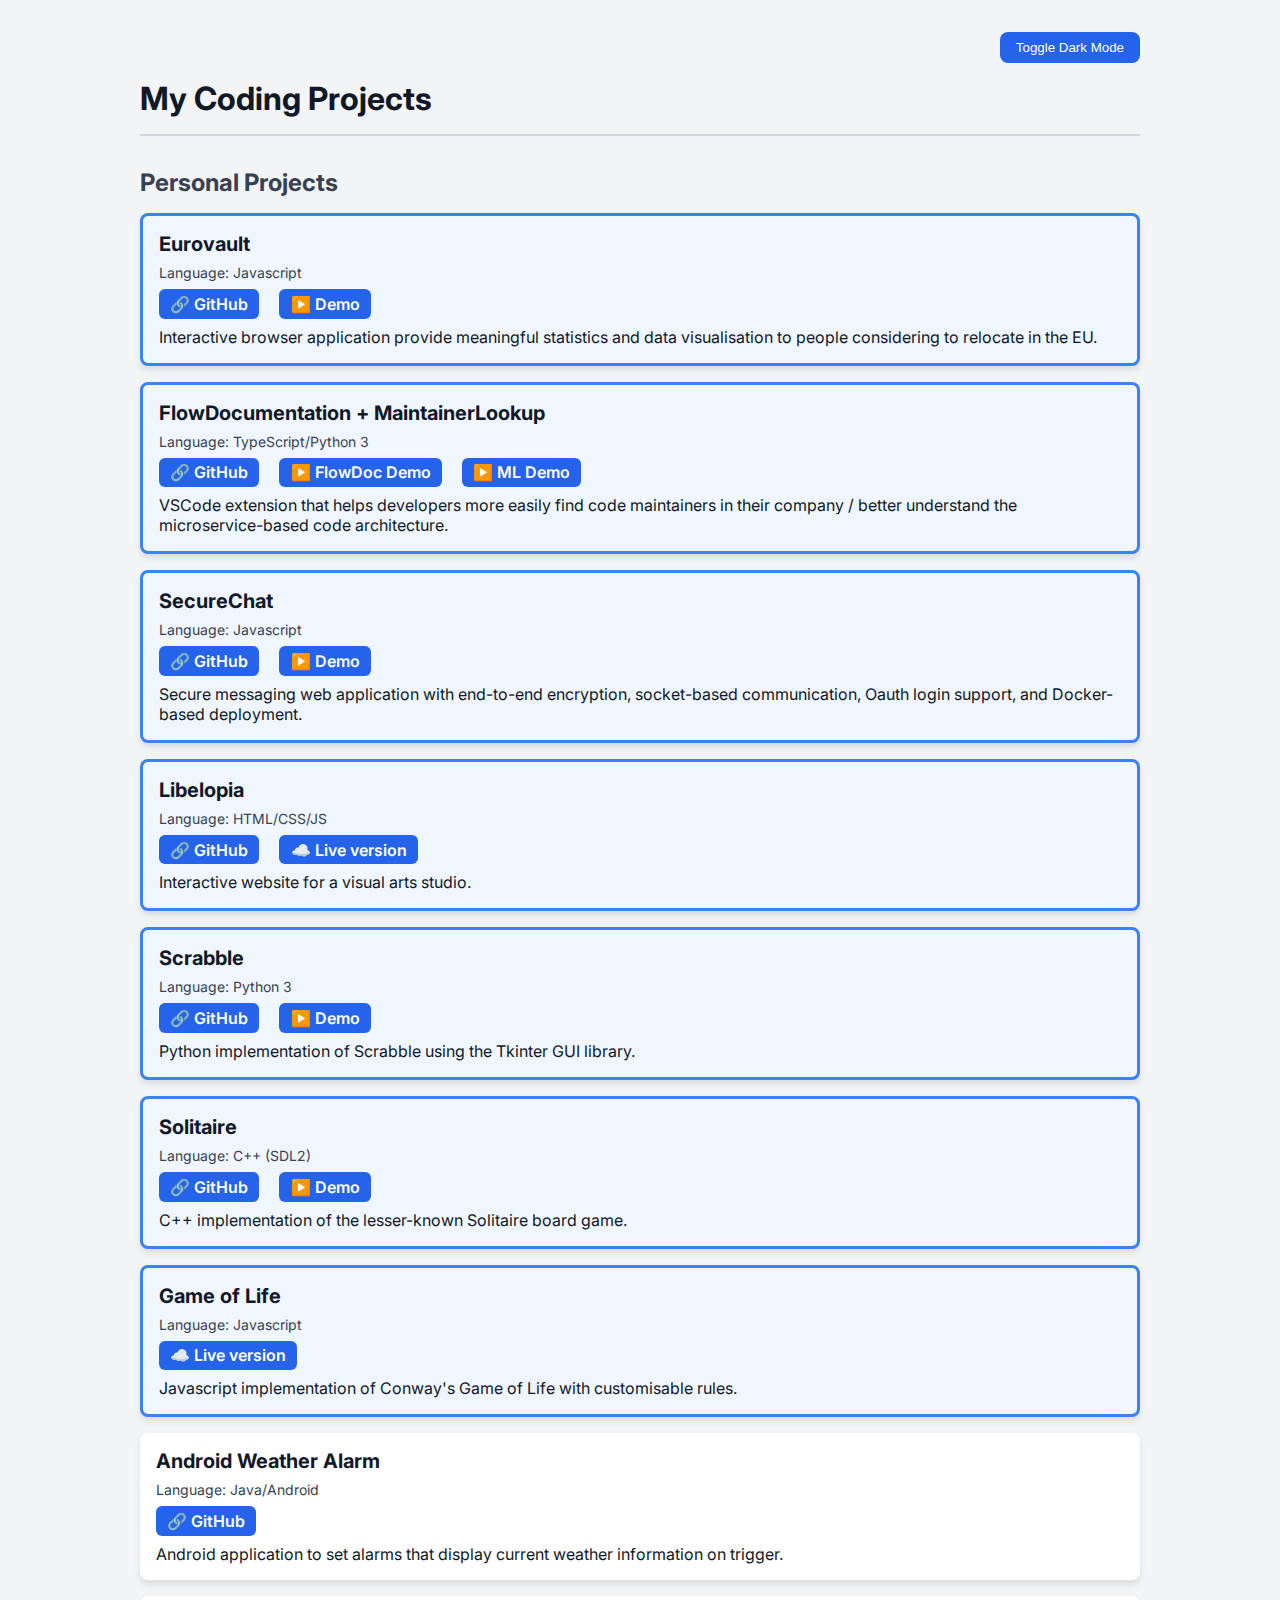
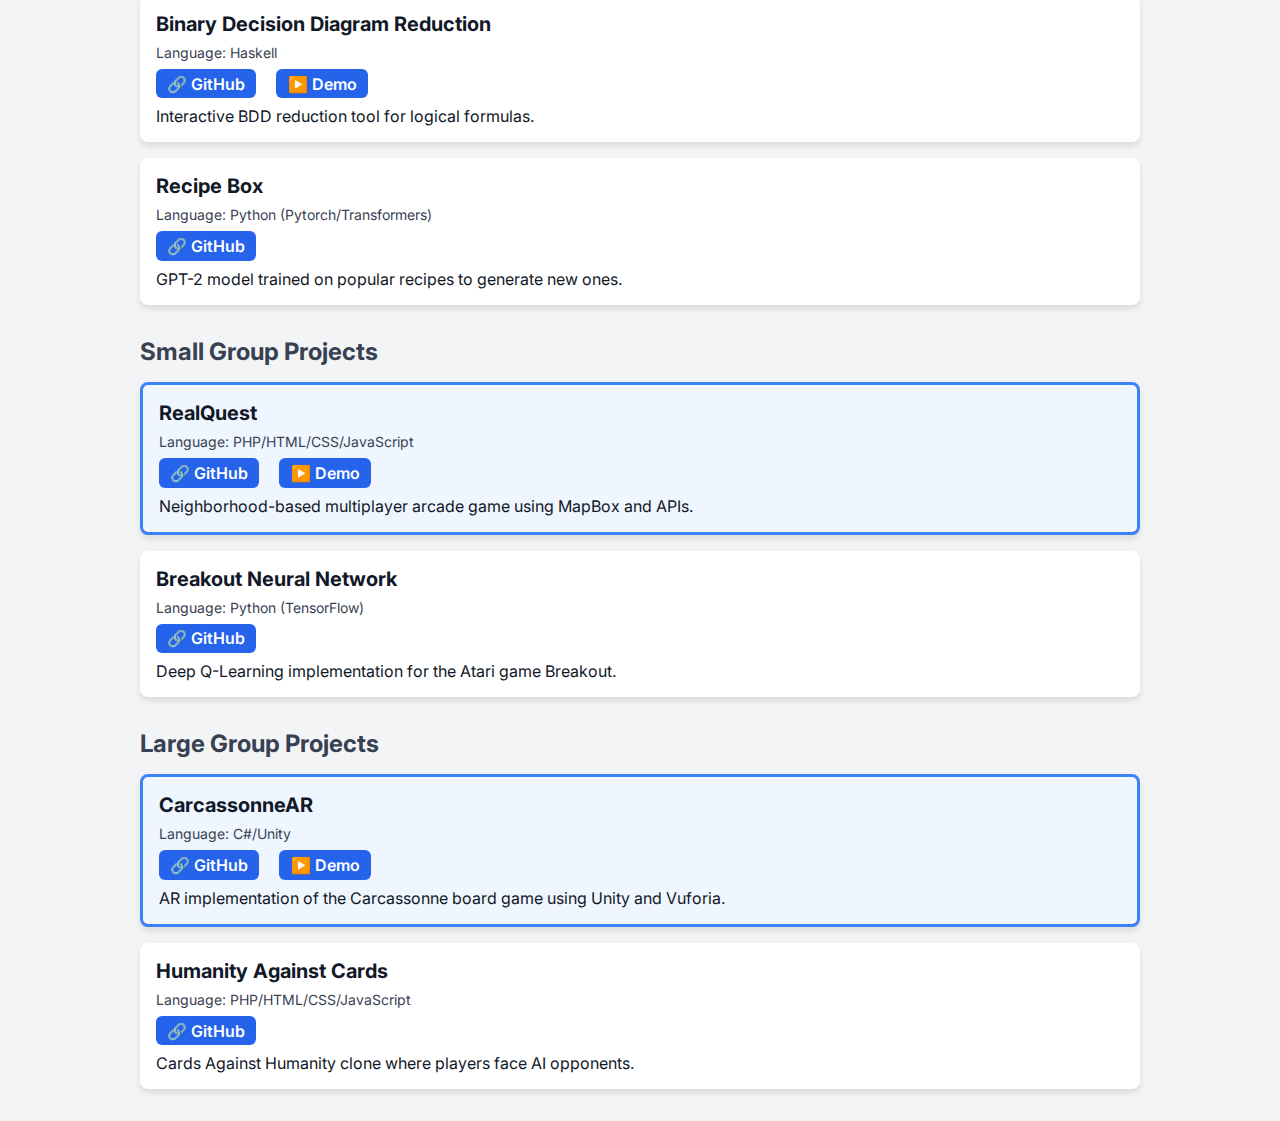
<file: index.html>
<!DOCTYPE html>
<html lang="en">

<head>
    <meta charset="UTF-8">
    <meta name="viewport" content="width=device-width, initial-scale=1.0">
    <title>My Coding Projects</title>
    <link href="https://fonts.googleapis.com/css2?family=Inter:wght@400;600&display=swap" rel="stylesheet">
    <style>
        :root {
            --bg-color: #f3f4f6;
            --text-color: #111827;
            --card-bg: #ffffff;
            --card-text: #374151;
            --link-bg: #2563eb;
            --link-hover: #1d4ed8;
            --pinned-border: #3b82f6;
            --pinned-bg: #eff6ff;
        }

        body.dark-mode {
            --bg-color: #1f2937;
            --text-color: #f3f4f6;
            --card-bg: #374151;
            --card-text: #d1d5db;
            --link-bg: #3b82f6;
            --link-hover: #2563eb;
            --pinned-border: #60a5fa;
            --pinned-bg: #1e40af;
        }

        * {
            box-sizing: border-box;
            margin: 0;
            padding: 0;
        }

        body {
            font-family: 'Inter', sans-serif;
            background: var(--bg-color);
            color: var(--text-color);
            padding: 2rem;
            transition: background 0.3s, color 0.3s;
        }

        .container {
            max-width: 1000px;
            margin: 0 auto;
        }

        .dark-toggle {
            margin-bottom: 1rem;
            text-align: right;
        }

        .dark-toggle button {
            background: var(--link-bg);
            color: #fff;
            border: none;
            padding: 0.5rem 1rem;
            border-radius: 0.5rem;
            cursor: pointer;
            transition: background 0.3s;
        }

        .dark-toggle button:hover {
            background: var(--link-hover);
        }

        h1 {
            font-size: 2rem;
            margin-bottom: 2rem;
            border-bottom: 2px solid #d1d5db;
            padding-bottom: 1rem;
        }

        .section {
            margin-top: 2rem;
        }

        .section h2 {
            font-size: 1.5rem;
            margin-bottom: 1rem;
            color: var(--card-text);
        }

        .project-list {
            display: flex;
            flex-direction: column;
            gap: 1rem;
        }

        .project {
            background: var(--card-bg);
            color: var(--text-color);
            border-radius: 0.5rem;
            padding: 1rem;
            box-shadow: 0 4px 6px rgba(0, 0, 0, 0.1);
            transition: transform 0.2s ease, background 0.3s, color 0.3s;
        }

        .project.pinned {
            border: 3px solid var(--pinned-border);
            background: var(--pinned-bg);
        }

        .project h3 {
            font-size: 1.25rem;
            margin-bottom: 0.5rem;
        }

        .project .details {
            font-size: 0.875rem;
            margin-bottom: 0.5rem;
            color: var(--card-text);
        }

        .project .links a {
            margin-right: 1rem;
            margin-bottom: 0.5rem;
            color: #ffffff;
            background-color: var(--link-bg);
            padding: 0.3rem 0.7rem;
            border-radius: 0.375rem;
            text-decoration: none;
            font-weight: 600;
            display: inline-block;
            transition: background-color 0.3s;
        }

        .project .links a:hover {
            background-color: var(--link-hover);
        }
    </style>
</head>

<body>
    <div class="container">
        <div class="dark-toggle">
            <button id="darkModeToggle">Toggle Dark Mode</button>
        </div>
        <h1>My Coding Projects</h1>

        <div class="section">
            <h2>Personal Projects</h2>
            <div class="project-list">
                <div class="project pinned">
                    <h3>Eurovault</h3>
                    <div class="details">Language: Javascript</div>
                    <div class="links">
                        <a href="https://github.com/blox-dev/Eurovault" target="_blank">🔗 GitHub</a>
                        <a href="demos/eurovault.mp4" target="_blank">▶️ Demo</a>
                    </div>
                    <p>Interactive browser application provide meaningful statistics and data visualisation to people considering to relocate in the EU.</p>
                </div>
                <div class="project pinned">
                    <h3>FlowDocumentation + MaintainerLookup</h3>
                    <div class="details">Language: TypeScript/Python 3</div>
                    <div class="links">
                        <a href="https://github.com/blox-dev/flow-documentation" target="_blank">🔗 GitHub</a>
                        <a href="demos/flow_documentation_demo.mp4" target="_blank">▶️ FlowDoc Demo</a>
                        <a href="demos/maintainer_lookup_demo.mp4" target="_blank">▶️ ML Demo</a>
                    </div>
                    <p>VSCode extension that helps developers more easily find code maintainers in their company / better understand the microservice-based code architecture.</p>
                </div>
                <div class="project pinned">
                    <h3>SecureChat</h3>
                    <div class="details">Language: Javascript</div>
                    <div class="links">
                        <a href="https://github.com/blox-dev/SecureChat" target="_blank">🔗 GitHub</a>
                        <a href="demos/securechat.mp4" target="_blank">▶️ Demo</a>
                    </div>
                    <p>Secure messaging web application with end-to-end encryption, socket-based communication, Oauth login support, and Docker-based deployment.</p>
                </div>
                <div class="project pinned">
                    <h3>Libelopia</h3>
                    <div class="details">Language: HTML/CSS/JS</div>
                    <div class="links">
                        <a href="https://github.com/libelopia/libelopia.github.io" target="_blank">🔗 GitHub</a>
                        <a href="https://libelopia.com/" target="_blank">☁️ Live version</a>
                    </div>
                    <p>Interactive website for a visual arts studio.</p>
                </div>
                <div class="project pinned">
                    <h3>Scrabble</h3>
                    <div class="details">Language: Python 3</div>
                    <div class="links">
                        <a href="https://github.com/blox-dev/Python_Scrabble" target="_blank">🔗 GitHub</a>
                        <a href="demos/python_scrabble.mp4" target="_blank">▶️ Demo</a>
                    </div>
                    <p>Python implementation of Scrabble using the Tkinter GUI library.</p>
                </div>
                <div class="project pinned">
                    <h3>Solitaire</h3>
                    <div class="details">Language: C++ (SDL2)</div>
                    <div class="links">
                        <a href="https://github.com/blox-dev/Solitaire" target="_blank">🔗 GitHub</a>
                        <a href="demos/cpp_solitaire.mp4" target="_blank">▶️ Demo</a>
                    </div>
                    <p>C++ implementation of the lesser-known Solitaire board game.</p>
                </div>
                <div class="project pinned">
                    <h3>Game of Life</h3>
                    <div class="details">Language: Javascript</div>
                    <div class="links">
                        <a href="games/gol.html" target="_blank">☁️ Live version</a>
                    </div>
                    <p>Javascript implementation of Conway's Game of Life with customisable rules.</p>
                </div>
                <div class="project">
                    <h3>Android Weather Alarm</h3>
                    <div class="details">Language: Java/Android</div>
                    <div class="links">
                        <a href="https://github.com/blox-dev/WeatherAlarm" target="_blank">🔗 GitHub</a>
                    </div>
                    <p>Android application to set alarms that display current weather information on trigger.</p>
                </div>
                <div class="project">
                    <h3>Binary Decision Diagram Reduction</h3>
                    <div class="details">Language: Haskell</div>
                    <div class="links">
                        <a href="https://github.com/blox-dev/BDDReduction" target="_blank">🔗 GitHub</a>
                        <a href="demos/binary_decision_diagram_haskell.mp4" target="_blank">▶️ Demo</a>
                    </div>
                    <p>Interactive BDD reduction tool for logical formulas.</p>
                </div>
                <div class="project">
                    <h3>Recipe Box</h3>
                    <div class="details">Language: Python (Pytorch/Transformers)</div>
                    <div class="links">
                        <a href="https://github.com/blox-dev/recipe-box-transformers" target="_blank">🔗 GitHub</a>
                    </div>
                    <p>GPT-2 model trained on popular recipes to generate new ones.</p>
                </div>
            </div>
        </div>

        <div class="section">
            <h2>Small Group Projects</h2>
            <div class="project-list">
                <div class="project pinned">
                    <h3>RealQuest</h3>
                    <div class="details">Language: PHP/HTML/CSS/JavaScript</div>
                    <div class="links">
                        <a href="https://github.com/blox-dev/RealQuest" target="_blank">🔗 GitHub</a>
                        <a href="demos/realquest.mp4" target="_blank">▶️ Demo</a>
                    </div>
                    <p>Neighborhood-based multiplayer arcade game using MapBox and APIs.</p>
                </div>
                <div class="project">
                    <h3>Breakout Neural Network</h3>
                    <div class="details">Language: Python (TensorFlow)</div>
                    <div class="links">
                        <a href="https://github.com/blox-dev/Breakout-DQN" target="_blank">🔗 GitHub</a>
                    </div>
                    <p>Deep Q-Learning implementation for the Atari game Breakout.</p>
                </div>
            </div>
        </div>

        <div class="section">
            <h2>Large Group Projects</h2>
            <div class="project-list">
                <div class="project pinned">
                    <h3>CarcassonneAR</h3>
                    <div class="details">Language: C#/Unity</div>
                    <div class="links">
                        <a href="https://github.com/blox-dev/CarcassonneAR" target="_blank">🔗 GitHub</a>
                        <a href="demos/carcasonne_ar.mp4" target="_blank">▶️ Demo</a>
                    </div>
                    <p>AR implementation of the Carcassonne board game using Unity and Vuforia.</p>
                </div>
                <div class="project">
                    <h3>Humanity Against Cards</h3>
                    <div class="details">Language: PHP/HTML/CSS/JavaScript</div>
                    <div class="links">
                        <a href="https://github.com/blox-dev/HumanityAgainstCards" target="_blank">🔗 GitHub</a>
                    </div>
                    <p>Cards Against Humanity clone where players face AI opponents.</p>
                </div>
            </div>
        </div>
    </div>

    <script>
        const toggleButton = document.getElementById('darkModeToggle');
        const body = document.body;

        // Initialize theme based on saved preference
        if (localStorage.getItem('theme') === 'dark') {
            body.classList.add('dark-mode');
        }

        // Toggle dark mode on button click
        toggleButton.addEventListener('click', () => {
            body.classList.toggle('dark-mode');
            const theme = body.classList.contains('dark-mode') ? 'dark' : 'light';
            localStorage.setItem('theme', theme);
        });
    </script>
</body>

</html>
</file>
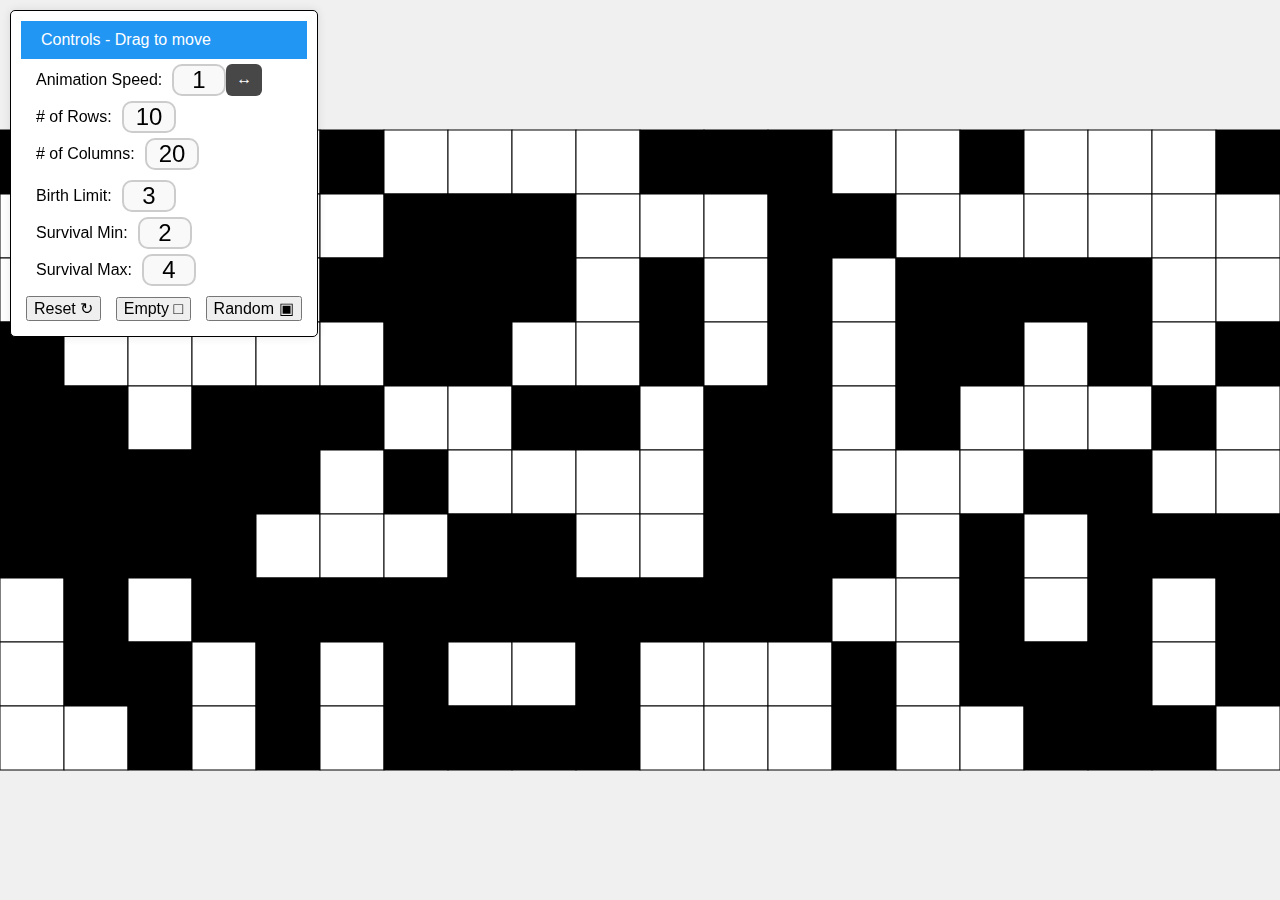
<file: demos/live/gol/index.html>
<!DOCTYPE html>
<html lang="en">

<head>
    <meta charset="UTF-8">
    <meta name="viewport" content="width=device-width, initial-scale=1.0">
    <title>Game of Life</title>
    <style>
        html,
        body {
            overflow: hidden;
            margin: 0 !important;
            padding: 0 !important;
        }

        body {
            display: flex;
            justify-content: center;
            align-items: center;
            height: 100vh;
            background-color: #f0f0f0;
            font-size: 16px;
            font-family: Arial, sans-serif;
        }

        button {
            font-size: 16px;
            font-family: Arial, sans-serif;
        }

        #controls {
            display: flex;
            flex-direction: column;
            flex-wrap: wrap;
            position: absolute;
            z-index: 90;
            border: 1px solid black;
            top: 10px;
            left: 10px;
            white-space: nowrap;
            max-width: 100vw;
            overflow: hidden;
            background-color: white;
            padding: 10px;
            border-radius: 5px;
            box-shadow: 0 0 10px rgba(0, 0, 0, 0.1);
        }

        #controls button {
            margin: 5px;
        }

        #controls-header {
            z-index: 100;
            padding: 10px;
            cursor: move;
            background-color: #2196F3;
            color: #fff;
        }

        canvas {
            z-index: 80;
        }

        #controls.collapsed {
            height: 40px;
            overflow: hidden;
            padding-bottom: 0;
        }

        #toggleControlsBtn {
            background: #fff;
            border: 1px solid #aaa;
            border-radius: 3px;
            cursor: pointer;
            z-index: 101;
        }

        .header-btn {
            margin-left: 5px;
            padding: 2px 10px;
            border: 1px solid #aaa;
            border-radius: 3px;
            background: #fff;
            cursor: pointer;
        }

        /* Helper classes */
        .not-selectable {
            -webkit-touch-callout: none;
            -webkit-user-select: none;
            -khtml-user-select: none;
            -moz-user-select: none;
            -ms-user-select: none;
            user-select: none;
        }

        .hidden {
            display: none;
        }

        p,
        label {
            margin: auto 10px;
        }

        /* Tape stuff */
        .tape-container {
            display: flex;
            justify-content: flex-start;
            margin: 5px;
        }

        .tape-container p {
            margin: auto 10px;
        }

        .tape-wrapper {
            width: 100px;
            border: 2px solid #ccc;
            border-radius: 10px;
            background: #f9f9f9;
            overflow: hidden;
            position: relative;
            user-select: none;
            touch-action: none;
        }

        .tape {
            display: flex;
            transition: transform 0.3s ease;
            touch-action: pan-y;
            will-change: transform;
            cursor: grab;
        }

        .tape:active {
            cursor: grabbing;
        }

        .tape-number {
            flex: 0 0 100px;
            text-align: center;
            font-size: 24px;
            opacity: 0.3;
            transition: opacity 0.2s;
        }

        .tape-number.active {
            opacity: 1;
        }

        @keyframes hintMotion {
            0% {
                transform: translateX(-5px);
            }

            50% {
                transform: translateX(5px);
            }

            100% {
                transform: translateX(-5px);
            }
        }

        .help-tip {
            position: float;
            background: #333;
            color: #fff;
            padding: 6px 10px;
            border-radius: 6px;
            opacity: 0.9;
            z-index: 100;
            animation: hintMotion 1.5s ease-in-out infinite;
        }


        /* Mobile Styles */
        @media (max-width: 768px) {
            #controls {
                flex-direction: row;
                position: fixed;
                bottom: 0;
                top: auto;
                left: 0;
                right: 0;
                width: 100%;
                border-radius: 0;
                padding: 1px;
                overflow-y: auto;
                justify-content: space-around;
                z-index: 99;
            }

            .controls-row {
                display: flex;
                flex-direction: column;
                justify-content: start;
                align-items: center;
            }

            #controls-header {
                width: 100%;
                display: flex;
                justify-content: space-between;
                align-items: center;
                padding: 5px 10px;
            }

            #controls-header button {
                flex-grow: 1;
                margin: 0 3px;
                padding: 5px 0;
                max-width: 33vw;
                width: 100%;
            }

            #decreaseSpeedBtn,
            #increaseSpeedBtn,
            #toggleControlsBtn {
                flex-grow: 1;
            }

            canvas {
                display: block;
                position: absolute;
                top: 0;
                left: 0;
            }
        }
    </style>
</head>

<body>
    <div id="controls">
        <div id="controls-header" class="not-selectable">
            <p id="headerText">Controls - Drag to move</p>
            <button id="decreaseSpeedBtn" class="header-btn hidden">-</button>
            <button id="increaseSpeedBtn" class="header-btn hidden">+</button>
            <button id="toggleControlsBtn" class="header-btn">≡</button>
        </div>
        <div class="controls-row">
            <div id="slider-container">
                <label for="speedSlider" class="not-selectable">Animation Speed:</label>
                <div id="helpTip" class="help-tip" i-data="before">&#8596;</div>
            </div>
            <div id="num-rows-container">
                <label for="rows" class="not-selectable"># of Rows:</label>
            </div>
            <div id="num-cols-container">
                <label for="cols" class="not-selectable"># of Columns:</label>
            </div>
        </div>
        <div class="controls-row">
            <div id="birth-limit-container">
                <label for="birthLimit" class="not-selectable">Birth Limit:</label>
            </div>
            <div id="survival-limit-min-container">
                <label for="survivalMin" class="not-selectable">Survival Min:</label>
            </div>
            <div id="survival-limit-max-container">
                <label for="survivalMax" class="not-selectable">Survival Max:</label>
            </div>
        </div>
        <div class="controls-row">
            <button onclick="resetConditions()">Reset &#8635;</button>
            <button onclick="clearGrid()">Empty &#9633;</button>
            <button onclick="randomGrid(); drawGrid();">Random &#9635;</button>
        </div>
    </div>

    <canvas id="gameCanvas"></canvas>

    <script>
        // Custom numeric and range input class
        // This class creates a tape-like input for selecting numbers in a range
        // It allows for touch and mouse dragging to change the value
        class TapeInput {
            constructor(container, { min = 0, max = 10, initial = 0, width = 50, scrollDelta = 30 } = {}) {
                this.min = min;
                this.max = max;
                this.initial = initial;
                this.current = Math.max(min, Math.min(initial, max));
                this.width = width;
                this.scrollDelta = scrollDelta;
                this.startX = null;
                this.isDragging = false;

                this.container = container;
                container.classList.add('tape-container');

                this.wrapper = document.createElement('div');
                this.wrapper.className = 'tape-wrapper';
                this.wrapper.style.width = `${this.width}px`;

                this.tape = document.createElement('div');
                this.tape.className = 'tape';

                this.wrapper.appendChild(this.tape);

                // Add to the end unless specified otherwise
                if (container.children.length == 0) {
                    this.container.appendChild(this.wrapper);
                } else {
                    let inserted = false;
                    for (let i = 0; i < container.children.length; i++) {
                        // Only value that we really need to check is 'before', 'after' is there for semantic completeness
                        if (container.children[i].getAttribute('i-data') === 'before') {
                            container.insertBefore(this.wrapper, container.children[i]);
                            inserted = true;
                            break;
                        } else if (container.children[i].getAttribute('i-data') === 'after') {
                            container.insertBefore(this.wrapper, container.children[i].nextSibling);
                            inserted = true;
                            break;
                        }
                    }
                    if (!inserted) {
                        this.container.appendChild(this.wrapper);
                    }
                }

                this.buildTape();

                const offset = (this.current - this.min) * this.width;
                this.tape.style.transform = `translateX(-${offset}px)`;
                this.numbers.forEach((n, i) => {
                    n.classList.toggle('active', i === this.current - this.min);
                });

                this.bindEvents();
            }

            buildTape() {
                for (let i = this.min; i <= this.max; i++) {
                    const el = document.createElement('div');
                    el.className = 'tape-number';
                    el.style.flexBasis = `${this.width}px`;
                    el.textContent = i;
                    this.tape.appendChild(el);
                }
                this.numbers = this.tape.querySelectorAll('.tape-number');
            }

            updateTape() {
                const offset = (this.current - this.min) * this.width;
                this.tape.style.transform = `translateX(-${offset}px)`;
                this.numbers.forEach((n, i) => {
                    n.classList.toggle('active', i === this.current - this.min);
                });
                updateConditions();
                startGame();
            }

            bindEvents() {
                this.tape.addEventListener('touchstart', e => this.startDrag(e.touches[0].clientX));
                this.tape.addEventListener('touchmove', e => this.moveDrag(e.touches[0].clientX));
                this.tape.addEventListener('touchend', () => this.endDrag());

                this.tape.addEventListener('mousedown', e => this.startDrag(e.clientX));
                window.addEventListener('mousemove', e => this.moveDrag(e.clientX));
                window.addEventListener('mouseup', () => this.endDrag());
            }

            startDrag(x) {
                this.isDragging = true;
                this.startX = x;
            }

            moveDrag(x) {
                if (!this.isDragging || this.startX === null) return;
                const deltaX = x - this.startX;
                if (Math.abs(deltaX) > this.scrollDelta) {
                    if (deltaX < 0 && this.current < this.max) this.current++;
                    else if (deltaX > 0 && this.current > this.min) this.current--;
                    this.updateTape();
                    this.startX = x;
                }
            }

            endDrag() {
                this.isDragging = false;
                this.startX = null;
                if (this.current !== this.initial) {
                    // Help tip dismiss
                    helpTip.classList.add('hidden');
                }
            }

            getValue() {
                return this.current;
            }

            setValue(val) {
                if (val >= this.min && val <= this.max) {
                    this.current = val;
                    this.updateTape();
                }
            }

            reset() {
                this.current = this.initial;
                this.updateTape();
            }
        }

        let birthLimitTape;
        let survivalLimitMinTape;
        let survivalLimitMaxTape;
        let speedTape;
        let numRowsTape;
        let numColsTape;

        // Make control screen draggable
        function getOffset(el, ev) {
            const rect = el.getBoundingClientRect();
            return {
                left: ev.clientX - (rect.left + window.scrollX),
                top: ev.clientY - (rect.top + window.scrollY)
            };
        }
        let diff = { left: 0, top: 0 };

        window.onload = addListeners;

        function addListeners() {
            const header = document.getElementById('controls-header');
            const headerText = document.getElementById('headerText');
            const controlsDiv = document.getElementById('controls');
            const increaseSpeedBtn = document.getElementById('increaseSpeedBtn');
            const decreaseSpeedBtn = document.getElementById('decreaseSpeedBtn');
            const toggleControlsBtn = document.getElementById('toggleControlsBtn');

            if (window.innerWidth > 768) {
                header.addEventListener('mousedown', mouseDown, false);
                controls.classList.remove('collapsed');
                increaseSpeedBtn.classList.add('hidden');
                decreaseSpeedBtn.classList.add('hidden');
                toggleControlsBtn.classList.add('hidden');
            } else {
                controls.classList.remove('collapsed');
                increaseSpeedBtn.classList.add('hidden');
                decreaseSpeedBtn.classList.add('hidden');
                toggleControlsBtn.classList.remove('hidden');
                header.style.cursor = 'default';
                headerText.textContent = 'Controls';

                // Extra rows for mobile!!
                rows = 20;
                prevRows = 20;
                randomGrid();
            }


            window.addEventListener('mouseup', mouseUp, false);

            window.addEventListener('resize', () => {
                resizeCanvas();
                drawGrid();

                if (window.innerWidth <= 768) {
                    controls.classList.remove('collapsed');
                    increaseSpeedBtn.classList.add('hidden');
                    decreaseSpeedBtn.classList.add('hidden');
                    toggleControlsBtn.classList.remove('hidden');
                    header.removeEventListener('mousedown', mouseDown);
                    header.style.cursor = 'default';
                    headerText.textContent = 'Controls';
                    controls.style.removeProperty('top');
                    controls.style.removeProperty('left');
                } else {
                    controls.classList.remove('collapsed');
                    increaseSpeedBtn.classList.add('hidden');
                    decreaseSpeedBtn.classList.add('hidden');
                    toggleControlsBtn.classList.add('hidden');
                    header.addEventListener('mousedown', mouseDown, false);
                    header.style.cursor = 'move';
                    headerText.textContent = 'Controls - Drag to move';
                }
            }, false);

            // Build tapes
            speedTape = new TapeInput(document.getElementById('slider-container'), { min: 0, max: 10, initial: updateSpeed });
            numRowsTape = new TapeInput(document.getElementById('num-rows-container'), { min: 1, max: 100, initial: rows, scrollDelta: 10 });
            numColsTape = new TapeInput(document.getElementById('num-cols-container'), { min: 1, max: 100, initial: cols, scrollDelta: 10 });
            birthLimitTape = new TapeInput(document.getElementById('birth-limit-container'), { min: 1, max: 8, initial: birthLimit });
            survivalLimitMinTape = new TapeInput(document.getElementById('survival-limit-min-container'), { min: 1, max: 8, initial: survivalLimit[0] });
            survivalLimitMaxTape = new TapeInput(document.getElementById('survival-limit-max-container'), { min: 1, max: 8, initial: survivalLimit[1] });

            // Initial setup
            resizeCanvas();
            updateConditions();
            drawGrid();
            startGame();
        }

        function mouseUp() {
            window.removeEventListener('mousemove', divMove, true);

            const div = document.getElementById('controls');
            const rect = div.getBoundingClientRect();

            const padding = 10; // Optional buffer from edges
            const maxX = window.innerWidth - rect.width - padding;
            const maxY = window.innerHeight - rect.height - padding;

            let newLeft = parseInt(div.style.left, 10);
            let newTop = parseInt(div.style.top, 10);

            // Clamp position
            newLeft = Math.min(Math.max(newLeft, padding), maxX);
            newTop = Math.min(Math.max(newTop, padding), maxY);

            div.style.left = newLeft + 'px';
            div.style.top = newTop + 'px';
        }

        function mouseDown(e) {
            const div = document.getElementById('controls');
            diff = getOffset(div, e);

            window.addEventListener('mousemove', divMove, true);
        }

        function divMove(e) {
            const div = document.getElementById('controls');
            div.style.top = (e.clientY - diff.top) + 'px';
            div.style.left = (e.clientX - diff.left) + 'px';
        }

        // Make canvas fullscreen
        const canvas = document.getElementById('gameCanvas');

        function resizeCanvas() {
            canvas.width = window.innerWidth;
            canvas.height = window.innerHeight;
            let navHeight = 0;
            if (window.innerWidth <= 768) {
                const controls = document.getElementById('controls');
                navHeight = controls.offsetHeight;
            }
            canvas.width = window.innerWidth;
            canvas.height = window.innerHeight - navHeight;
            calculateGridMetrics();
        }

        const ctx = canvas.getContext('2d');

        // Customizable grid size
        let cols = 20;
        let rows = 10;

        let prevCols = cols;
        let prevRows = rows;

        let grid = null;

        function resetGrid() {
            grid = null;
            grid = new Array(cols);
            for (let i = 0; i < cols; i++) {
                grid[i] = new Uint8Array(rows);
            }
        }

        function randomGrid() {
            grid = null;
            grid = new Array(cols);
            for (let r = 0; r < cols; r++) {
                const row = new Uint8Array(rows);
                // Batched random generation for performance, probably not necessary for small grids
                for (let i = 0; i < rows; i += 32) {
                    const rand = Math.floor(Math.random() * 0xFFFFFFFF);
                    for (let j = 0; j < 32 && i + j < rows; j++) {
                        row[i + j] = (rand >> j) & 1;
                    }
                }
                grid[r] = row;
            }
        }

        randomGrid();

        // Cell size and grid offset (recomputed on resize)
        let cellSize = 0;
        let offsetX = 0;
        let offsetY = 0;

        function calculateGridMetrics() {
            // Fit grid to canvas while maintaining square cells
            const maxCellWidth = canvas.width / cols;
            const maxCellHeight = canvas.height / rows;
            cellSize = Math.floor(Math.min(maxCellWidth, maxCellHeight));

            // Center the grid
            const gridWidth = cellSize * cols;
            const gridHeight = cellSize * rows;
            offsetX = Math.floor((canvas.width - gridWidth) / 2);
            offsetY = Math.floor((canvas.height - gridHeight) / 2);
        }

        // Customizable Life and Death Conditions
        let birthLimit = 3; // Number of neighbors to become alive
        let survivalLimit = [2, 4]; // Number of neighbors to stay alive

        let updateSpeed = 1; // Simulation speed (updates per second)

        // Mouse interaction for creating cells
        let isMouseDown = false;
        let drawMode = null;
        let gameInterval = null;

        // Get the number of neighbors for a cell (including wraparound behavior)
        function getNeighborCount(x, y) {
            let count = 0;
            for (let i = -1; i <= 1; i++) {
                for (let j = -1; j <= 1; j++) {
                    if (i === 0 && j === 0) continue;
                    let nx = (x + i + cols) % cols;
                    let ny = (y + j + rows) % rows;
                    count += grid[nx][ny];
                }
            }
            return count;
        }

        // Update the grid based on the current state and rules
        function updateBoard() {
            let newGrid = new Array(cols);
            for (let i = 0; i < cols; i++) {
                newGrid[i] = new Array(rows).fill(0);
            }

            for (let x = 0; x < cols; x++) {
                for (let y = 0; y < rows; y++) {
                    const neighbors = getNeighborCount(x, y);
                    if (grid[x][y] === 1) {
                        if (neighbors >= survivalLimit[0] && neighbors <= survivalLimit[1]) {
                            newGrid[x][y] = 1;
                        }
                    } else {
                        if (neighbors === birthLimit) {
                            newGrid[x][y] = 1;
                        }
                    }
                }
            }
            grid = newGrid; // Update the grid for the next generation
        }

        // Draw the grid on the canvas
        function drawGrid() {
            ctx.clearRect(0, 0, canvas.width, canvas.height);

            for (let x = 0; x < cols; x++) {
                for (let y = 0; y < rows; y++) {
                    ctx.fillStyle = grid[x][y] === 1 ? 'black' : 'white';
                    const drawX = offsetX + x * cellSize;
                    const drawY = offsetY + y * cellSize;
                    ctx.fillRect(drawX, drawY, cellSize, cellSize);
                    ctx.strokeRect(drawX, drawY, cellSize, cellSize);
                }
            }
        }

        // Start the game loop with adjustable speed
        function startGame() {
            if (gameInterval) {
                clearInterval(gameInterval);
            }
            if (updateSpeed !== 0) {
                gameInterval = setInterval(() => {
                    updateBoard();
                    drawGrid();
                }, 1000 / updateSpeed); // Update at intervals based on speed (in ms)
            }
        }

        // Update the conditions based on user input
        function updateConditions() {
            birthLimit = birthLimitTape.getValue();
            survivalLimit = [
                survivalLimitMinTape.getValue(),
                survivalLimitMaxTape.getValue()
            ]

            rows = numRowsTape.getValue();
            cols = numColsTape.getValue();

            // Only update grid size if it has changed
            if (prevCols !== cols || prevRows !== rows) {
                prevCols = cols;
                prevRows = rows;
                resetGrid();
                calculateGridMetrics();
                drawGrid();
            }

            updateSpeed = speedTape.getValue();
        }

        function clearGrid() {
            ctx.clearRect(0, 0, canvas.width, canvas.height);
            ctx.fillStyle = 'white';
            for (let x = 0; x < cols; x++) {
                for (let y = 0; y < rows; y++) {
                    grid[x][y] = 0;
                    const drawX = offsetX + x * cellSize;
                    const drawY = offsetY + y * cellSize;
                    ctx.fillRect(drawX, drawY, cellSize, cellSize);
                    ctx.strokeRect(drawX, drawY, cellSize, cellSize);
                }
            }
        }

        function resetConditions() {
            birthLimitTape.reset();
            birthLimitTape.reset();
            survivalLimitMinTape.reset();
            survivalLimitMaxTape.reset();

            speedTape.reset();
            updateSpeed = speedTape.getValue();

            // Update game speed
            startGame();
        }

        // Handle mouse events to create or remove cells
        canvas.addEventListener('mousedown', (e) => {
            isMouseDown = true;
            const x = Math.floor((event.offsetX - offsetX) / cellSize);
            const y = Math.floor((event.offsetY - offsetY) / cellSize);
            if (x < 0 || x >= cols || y < 0 || y >= rows) {
                return;
            }
            drawMode = grid[x][y] === 0 ? 1 : 0;
            createCell(e);
        });

        canvas.addEventListener('mouseup', () => {
            isMouseDown = false;
            drawMode = null;
        });

        canvas.addEventListener('mousemove', (e) => {
            if (isMouseDown) {
                createCell(e);
            }
        });

        // Create or toggle cell based on mouse position
        function createCell(event) {
            const x = Math.floor((event.offsetX - offsetX) / cellSize);
            const y = Math.floor((event.offsetY - offsetY) / cellSize);
            if (x < 0 || x >= cols || y < 0 || y >= rows) {
                return;
            }
            grid[x][y] = drawMode;
            drawGrid(); // Redraw grid after change
        }

        // Mobile events
        canvas.addEventListener('touchstart', handleTouchStart);
        canvas.addEventListener('touchmove', handleTouchMove);
        canvas.addEventListener('touchend', () => {
            isMouseDown = false;
            drawMode = null;
        });

        function getTouchPos(touch) {
            const rect = canvas.getBoundingClientRect();
            return {
                x: Math.floor((touch.clientX - rect.left - offsetX) / cellSize),
                y: Math.floor((touch.clientY - rect.top - offsetY) / cellSize)
            };
        }

        function handleTouchStart(e) {
            e.preventDefault();
            const touch = e.touches[0];
            const pos = getTouchPos(touch);

            if (pos.x < 0 || pos.x >= cols || pos.y < 0 || pos.y >= rows) return;

            isMouseDown = true;
            drawMode = grid[pos.x][pos.y] === 0 ? 1 : 0;
            grid[pos.x][pos.y] = drawMode;
            drawGrid();
        }

        function handleTouchMove(e) {
            e.preventDefault();
            if (!isMouseDown) return;

            const touch = e.touches[0];
            const pos = getTouchPos(touch);

            if (pos.x < 0 || pos.x >= cols || pos.y < 0 || pos.y >= rows) return;

            grid[pos.x][pos.y] = drawMode;
            drawGrid();
        }

        // Mobile collapse buttons
        const controls = document.getElementById('controls');
        const toggleBtn = document.getElementById('toggleControlsBtn');
        const increaseSpeedBtn = document.getElementById('increaseSpeedBtn');
        const decreaseSpeedBtn = document.getElementById('decreaseSpeedBtn');


        toggleBtn.addEventListener('click', () => {
            controls.classList.toggle('collapsed');
            increaseSpeedBtn.classList.toggle('hidden');
            decreaseSpeedBtn.classList.toggle('hidden');
            resizeCanvas();
            drawGrid();
        });

        increaseSpeedBtn.addEventListener('click', () => {
            if (updateSpeed < 10) {
                updateSpeed++;
                speedTape.setValue(updateSpeed);
                startGame();
            }
        });

        decreaseSpeedBtn.addEventListener('click', () => {
            if (updateSpeed > 0) {
                updateSpeed--;
                speedTape.setValue(updateSpeed);
                startGame();
            }
        });

        const helpTip = document.getElementById('helpTip');
    </script>

</body>

</html>
</file>
